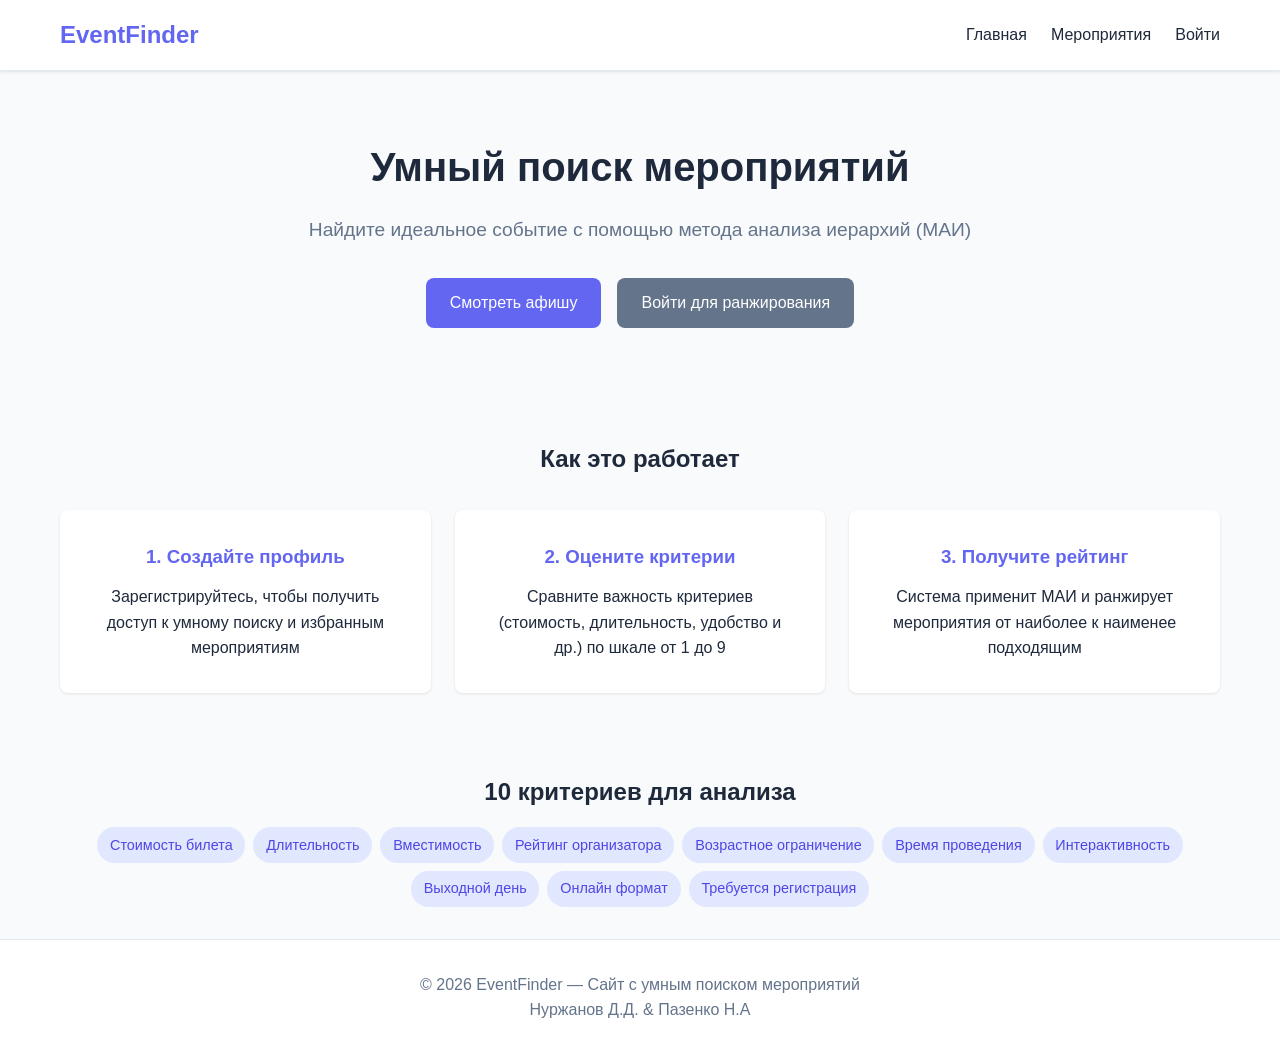
<file: backend/static/index.html>
<!DOCTYPE html>
<html lang="ru">
<head>
    <meta charset="UTF-8">
    <meta name="viewport" content="width=device-width, initial-scale=1.0">
    <title>Афиша мероприятий — Умный поиск</title>
    <link rel="stylesheet" href="css/style.css">
</head>
<body>
    <!-- Навигация -->
    <nav class="navbar">
        <div class="container">
            <a href="/" class="logo">EventFinder</a>
            <ul class="nav-links">
                <li><a href="index.html">Главная</a></li>
                <li><a href="events.html">Мероприятия</a></li>
                <li id="nav-create" style="display:none;"><a href="create-event.html">Создать</a></li>
                <li id="nav-ranking" style="display:none;"><a href="ranking.html">Ранжирование</a></li>
                <li id="nav-favorites" style="display:none;"><a href="favorites.html">Избранное</a></li>
                <li id="nav-profile" style="display:none;"><a href="profile.html">Профиль</a></li>
                <li id="nav-login"><a href="login.html">Войти</a></li>
                <li id="nav-logout" style="display:none;"><a href="#" onclick="logout()">Выйти</a></li>
            </ul>
        </div>
    </nav>

    <!-- Основной контент -->
    <main class="container">
        <section class="hero">
            <h1>Умный поиск мероприятий</h1>
            <p>Найдите идеальное событие с помощью метода анализа иерархий (МАИ)</p>
            <div class="hero-actions">
                <a href="events.html" class="btn btn-primary">Смотреть афишу</a>
                <a href="login.html" class="btn btn-secondary">Войти для ранжирования</a>
            </div>
        </section>

        <section class="features">
            <h2>Как это работает</h2>
            <div class="features-grid">
                <div class="feature-card">
                    <h3>1. Создайте профиль</h3>
                    <p>Зарегистрируйтесь, чтобы получить доступ к умному поиску и избранным мероприятиям</p>
                </div>
                <div class="feature-card">
                    <h3>2. Оцените критерии</h3>
                    <p>Сравните важность критериев (стоимость, длительность, удобство и др.) по шкале от 1 до 9</p>
                </div>
                <div class="feature-card">
                    <h3>3. Получите рейтинг</h3>
                    <p>Система применит МАИ и ранжирует мероприятия от наиболее к наименее подходящим</p>
                </div>
            </div>
        </section>

        <section class="criteria-info">
            <h2>10 критериев для анализа</h2>
            <div class="criteria-list">
                <span class="criteria-tag">Стоимость билета</span>
                <span class="criteria-tag">Длительность</span>
                <span class="criteria-tag">Вместимость</span>
                <span class="criteria-tag">Рейтинг организатора</span>
                <span class="criteria-tag">Возрастное ограничение</span>
                <span class="criteria-tag">Время проведения</span>
                <span class="criteria-tag">Интерактивность</span>
                <span class="criteria-tag">Выходной день</span>
                <span class="criteria-tag">Онлайн формат</span>
                <span class="criteria-tag">Требуется регистрация</span>
            </div>
        </section>
    </main>

    <footer>
        <div class="container">
            <p>&copy; 2026 EventFinder — Сайт с умным поиском мероприятий</p>
            <p>Нуржанов Д.Д. & Пазенко Н.А</p>
        </div>
    </footer>

    <script src="js/api.js"></script>
    <script src="js/auth.js"></script>
    <script src="js/main.js"></script>
</body>
</html>
</file>
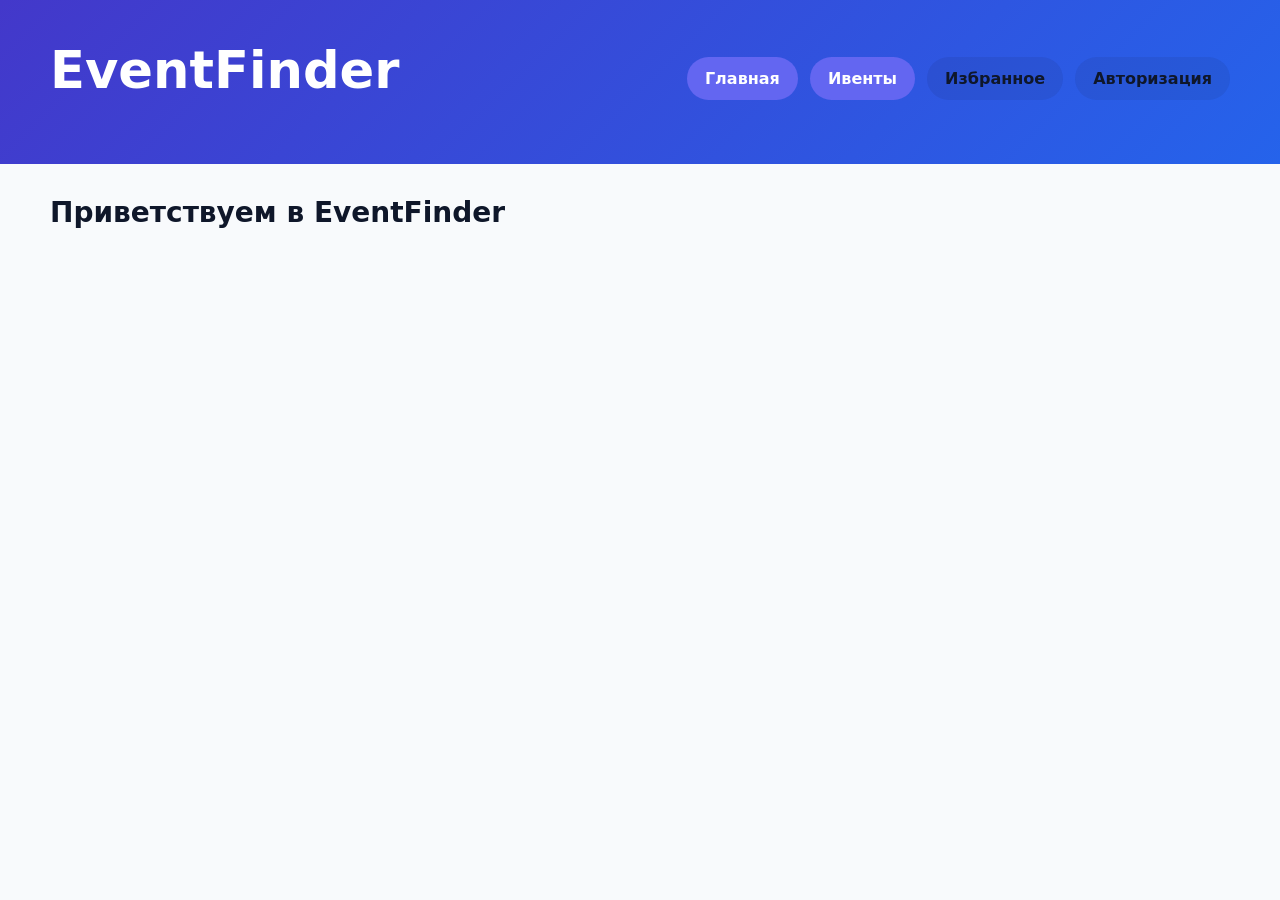
<file: review/frontend/index.html>
<!DOCTYPE html>
<html lang="ru">
<head>
    <meta charset="UTF-8">
    <meta name="viewport" content="width=device-width, initial-scale=1.0">
    <title>EventFinder</title>
    <link rel="stylesheet" href="style.css">
</head>
<body>
    <header>
        <div class="container header-inner">
            <div>
                <h1>EventFinder</h1>
            </div>
            <div class="nav-buttons">
                <a class="button" href="index.html">Главная</a>
                <a class="button" href="events.html">Ивенты</a>
                <a class="button secondary" href="favorites.html">Избранное</a>
                <a class="button secondary" href="auth.html">Авторизация</a>
            </div>
        </div>
    </header>

    <main class="container">
        <section class="section">
            <div class="section-header">
                <h2>Приветствуем в EventFinder</h2>
            </div>
        </section>
    </main>

    <script src="main.js"></script>
</body>
</html>
</file>
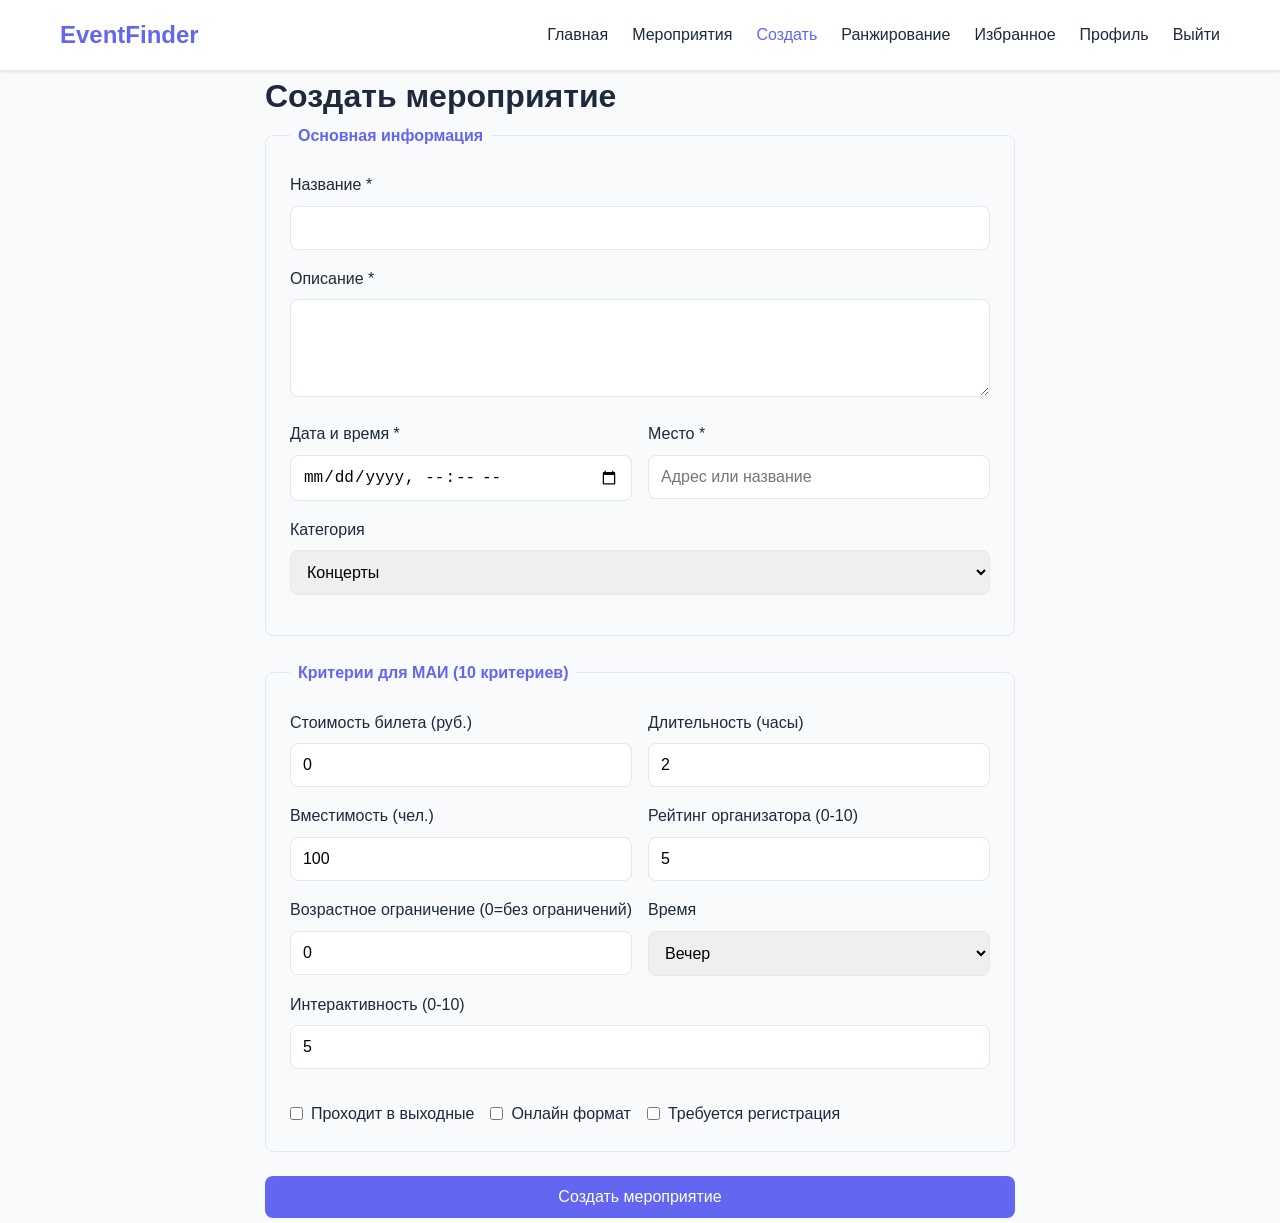
<file: backend/static/create-event.html>
<!DOCTYPE html>
<html lang="ru">
<head>
    <meta charset="UTF-8">
    <meta name="viewport" content="width=device-width, initial-scale=1.0">
    <title>Создать мероприятие — EventFinder</title>
    <link rel="stylesheet" href="css/style.css">
</head>
<body>
    <nav class="navbar">
        <div class="container">
            <a href="/" class="logo">EventFinder</a>
            <ul class="nav-links">
                <li><a href="index.html">Главная</a></li>
                <li><a href="events.html">Мероприятия</a></li>
                <li><a href="create-event.html" class="active">Создать</a></li>
                <li><a href="ranking.html">Ранжирование</a></li>
                <li><a href="favorites.html">Избранное</a></li>
                <li><a href="profile.html">Профиль</a></li>
                <li><a href="#" onclick="logout()">Выйти</a></li>
            </ul>
        </div>
    </nav>

    <main class="container">
        <h1>Создать мероприятие</h1>
        <form id="create-event-form" class="event-form">
            <input type="hidden" id="event_id" name="event_id">
            <fieldset>
                <legend>Основная информация</legend>
                <div class="form-group">
                    <label for="title">Название *</label>
                    <input type="text" id="title" name="title" required>
                </div>
                <div class="form-group">
                    <label for="description">Описание *</label>
                    <textarea id="description" name="description" rows="4" required></textarea>
                </div>
                <div class="form-row">
                    <div class="form-group">
                        <label for="date">Дата и время *</label>
                        <input type="datetime-local" id="date" name="date" required>
                    </div>
                    <div class="form-group">
                        <label for="location">Место *</label>
                        <input type="text" id="location" name="location" required placeholder="Адрес или название">
                    </div>
                </div>
                <div class="form-group">
                    <label for="category">Категория</label>
                    <select id="category" name="category">
                        <option value="concert">Концерты</option>
                        <option value="theater">Театр</option>
                        <option value="exhibition">Выставки</option>
                        <option value="conference">Конференции</option>
                        <option value="sport">Спорт</option>
                        <option value="education">Образование</option>
                        <option value="entertainment">Развлечения</option>
                    </select>
                </div>
            </fieldset>

            <fieldset>
                <legend>Критерии для МАИ (10 критериев)</legend>
                <div class="form-row">
                    <div class="form-group">
                        <label for="cost">Стоимость билета (руб.)</label>
                        <input type="number" id="cost" name="cost" value="0" min="0" step="0.01">
                    </div>
                    <div class="form-group">
                        <label for="duration">Длительность (часы)</label>
                        <input type="number" id="duration" name="duration" value="2" min="0" step="0.5">
                    </div>
                </div>
                <div class="form-row">
                    <div class="form-group">
                        <label for="capacity">Вместимость (чел.)</label>
                        <input type="number" id="capacity" name="capacity" value="100" min="0">
                    </div>
                    <div class="form-group">
                        <label for="organizer_rating">Рейтинг организатора (0-10)</label>
                        <input type="number" id="organizer_rating" name="organizer_rating" value="5" min="0" max="10" step="0.1">
                    </div>
                </div>
                <div class="form-row">
                    <div class="form-group">
                        <label for="age_restriction">Возрастное ограничение (0=без ограничений)</label>
                        <input type="number" id="age_restriction" name="age_restriction" value="0" min="0" max="18">
                    </div>
                    <div class="form-group">
                        <label for="time_of_day">Время</label>
                        <select id="time_of_day" name="time_of_day">
                            <option value="1">Утро</option>
                            <option value="2">День</option>
                            <option value="3" selected>Вечер</option>
                            <option value="4">Ночь</option>
                        </select>
                    </div>
                </div>
                <div class="form-row full-width">
                    <div class="form-group">
                        <label for="interactivity">Интерактивность (0-10)</label>
                        <input type="number" id="interactivity" name="interactivity" value="5" min="0" max="10" step="0.1">
                    </div>
                </div>
                <div class="checkbox-group">
                    <label class="checkbox-label">
                        <input type="checkbox" id="is_weekend" name="is_weekend">
                        Проходит в выходные
                    </label>
                    <label class="checkbox-label">
                        <input type="checkbox" id="is_online" name="is_online">
                        Онлайн формат
                    </label>
                    <label class="checkbox-label">
                        <input type="checkbox" id="requires_registration" name="requires_registration">
                        Требуется регистрация
                    </label>
                </div>
            </fieldset>

            <div id="form-error" class="error-message"></div>
            <div id="form-success" class="success-message"></div>
            <button type="submit" class="btn btn-primary btn-block">Создать мероприятие</button>
        </form>
    </main>

    <script src="js/api.js"></script>
    <script src="js/auth.js"></script>
    <script src="js/events.js"></script>
</body>
</html>
</file>
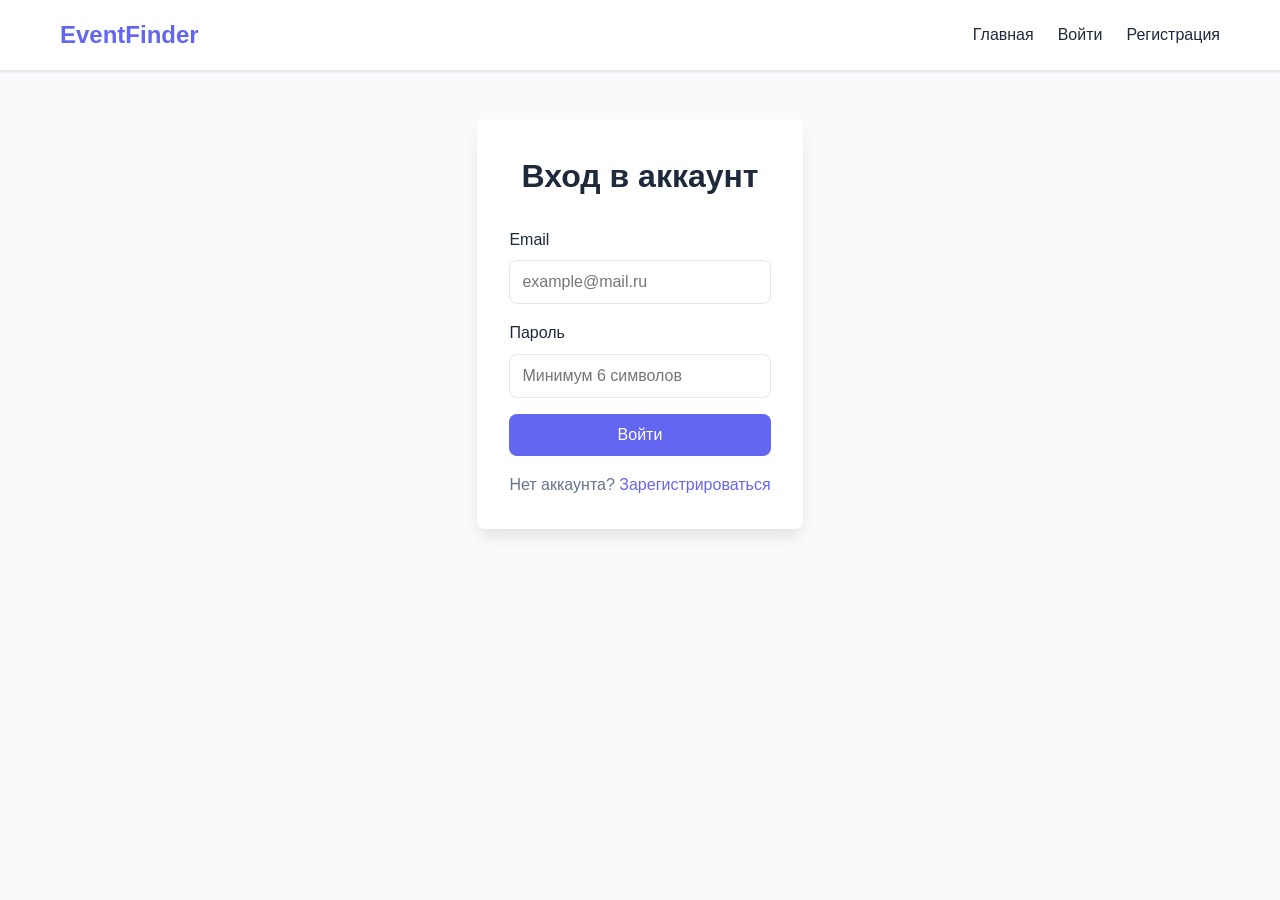
<file: backend/static/login.html>
<!DOCTYPE html>
<html lang="ru">
<head>
    <meta charset="UTF-8">
    <meta name="viewport" content="width=device-width, initial-scale=1.0">
    <title>Вход — EventFinder</title>
    <link rel="stylesheet" href="css/style.css">
</head>
<body>
    <nav class="navbar">
        <div class="container">
            <a href="/" class="logo">EventFinder</a>
            <ul class="nav-links">
                <li><a href="index.html">Главная</a></li>
                <li><a href="login.html">Войти</a></li>
                <li><a href="register.html">Регистрация</a></li>
            </ul>
        </div>
    </nav>

    <main class="container">
        <div class="auth-form">
            <h1>Вход в аккаунт</h1>
            <form id="login-form">
                <div class="form-group">
                    <label for="email">Email</label>
                    <input type="email" id="email" name="email" required placeholder="example@mail.ru">
                </div>
                <div class="form-group">
                    <label for="password">Пароль</label>
                    <input type="password" id="password" name="password" required placeholder="Минимум 6 символов">
                </div>
                <div id="error-message" class="error-message"></div>
                <button type="submit" class="btn btn-primary btn-block">Войти</button>
            </form>
            <p class="auth-link">Нет аккаунта? <a href="register.html">Зарегистрироваться</a></p>
        </div>
    </main>

    <script src="js/api.js"></script>
    <script src="js/auth.js"></script>
</body>
</html>
</file>
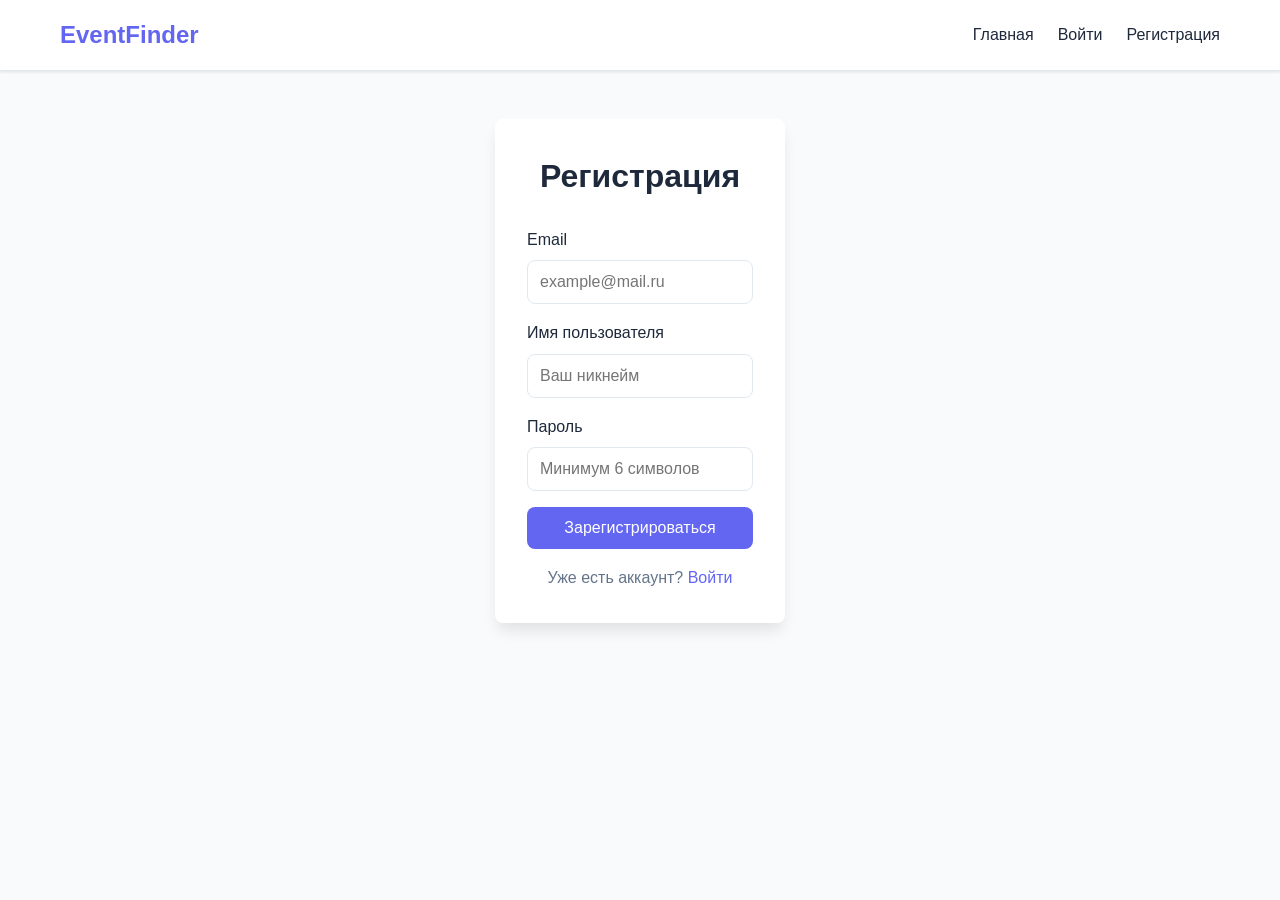
<file: backend/static/register.html>
<!DOCTYPE html>
<html lang="ru">
<head>
    <meta charset="UTF-8">
    <meta name="viewport" content="width=device-width, initial-scale=1.0">
    <title>Регистрация — EventFinder</title>
    <link rel="stylesheet" href="css/style.css">
</head>
<body>
    <nav class="navbar">
        <div class="container">
            <a href="/" class="logo">EventFinder</a>
            <ul class="nav-links">
                <li><a href="index.html">Главная</a></li>
                <li><a href="login.html">Войти</a></li>
                <li><a href="register.html">Регистрация</a></li>
            </ul>
        </div>
    </nav>

    <main class="container">
        <div class="auth-form">
            <h1>Регистрация</h1>
            <form id="register-form">
                <div class="form-group">
                    <label for="email">Email</label>
                    <input type="email" id="email" name="email" required placeholder="example@mail.ru">
                </div>
                <div class="form-group">
                    <label for="username">Имя пользователя</label>
                    <input type="text" id="username" name="username" required placeholder="Ваш никнейм">
                </div>
                <div class="form-group">
                    <label for="password">Пароль</label>
                    <input type="password" id="password" name="password" required placeholder="Минимум 6 символов">
                </div>
                <div id="error-message" class="error-message"></div>
                <button type="submit" class="btn btn-primary btn-block">Зарегистрироваться</button>
            </form>
            <p class="auth-link">Уже есть аккаунт? <a href="login.html">Войти</a></p>
        </div>
    </main>

    <script src="js/api.js"></script>
    <script src="js/auth.js"></script>
</body>
</html>
</file>
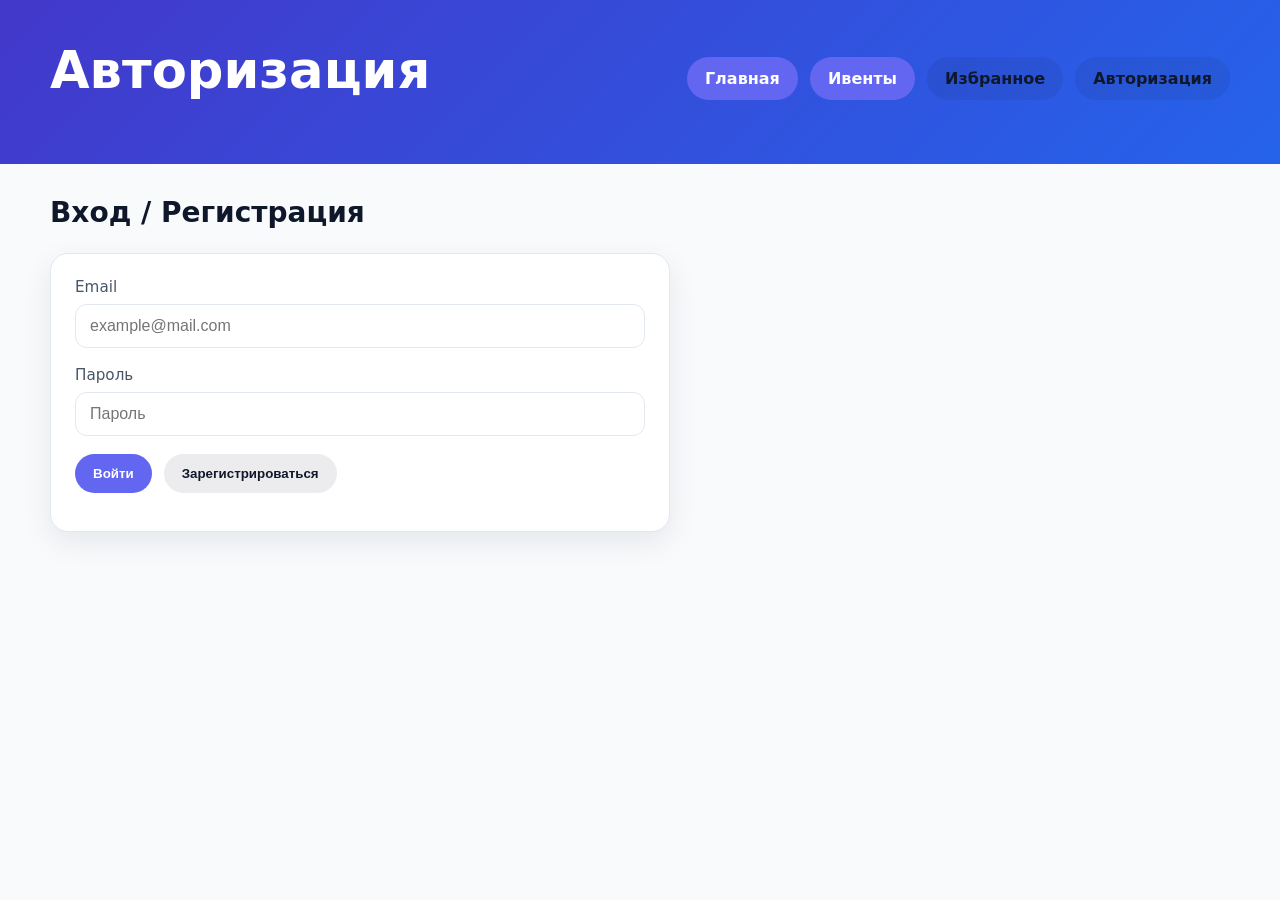
<file: review/frontend/auth.html>
<!DOCTYPE html>
<html lang="ru">
<head>
    <meta charset="UTF-8">
    <meta name="viewport" content="width=device-width, initial-scale=1.0">
    <title>EventFinder</title>
    <link rel="stylesheet" href="style.css">
</head>
<body>
    <header>
        <div class="container header-inner">
            <div>
                <h1>Авторизация</h1>
            </div>
            <div class="nav-buttons">
                <a class="button" href="index.html">Главная</a>
                <a class="button" href="events.html">Ивенты</a>
                <a class="button secondary" href="favorites.html">Избранное</a>
                <a class="button secondary" href="auth.html">Авторизация</a>
            </div>
        </div>
    </header>

    <main class="container">
        <section class="section" id="auth-section">
            <div class="section-header">
                <h2>Вход / Регистрация</h2>
            </div>
            <div class="auth-card">
                <div class="auth-row">
                    <label for="auth-email">Email</label>
                    <input id="auth-email" type="email" placeholder="example@mail.com">
                </div>
                <div class="auth-row">
                    <label for="auth-password">Пароль</label>
                    <input id="auth-password" type="password" placeholder="Пароль">
                </div>
                <div class="auth-actions">
                    <button class="button" id="auth-login">Войти</button>
                    <button class="button secondary" id="auth-register">Зарегистрироваться</button>
                </div>
            </div>
        </section>
    </main>

    <script src="main.js"></script>
</body>
</html>
</file>
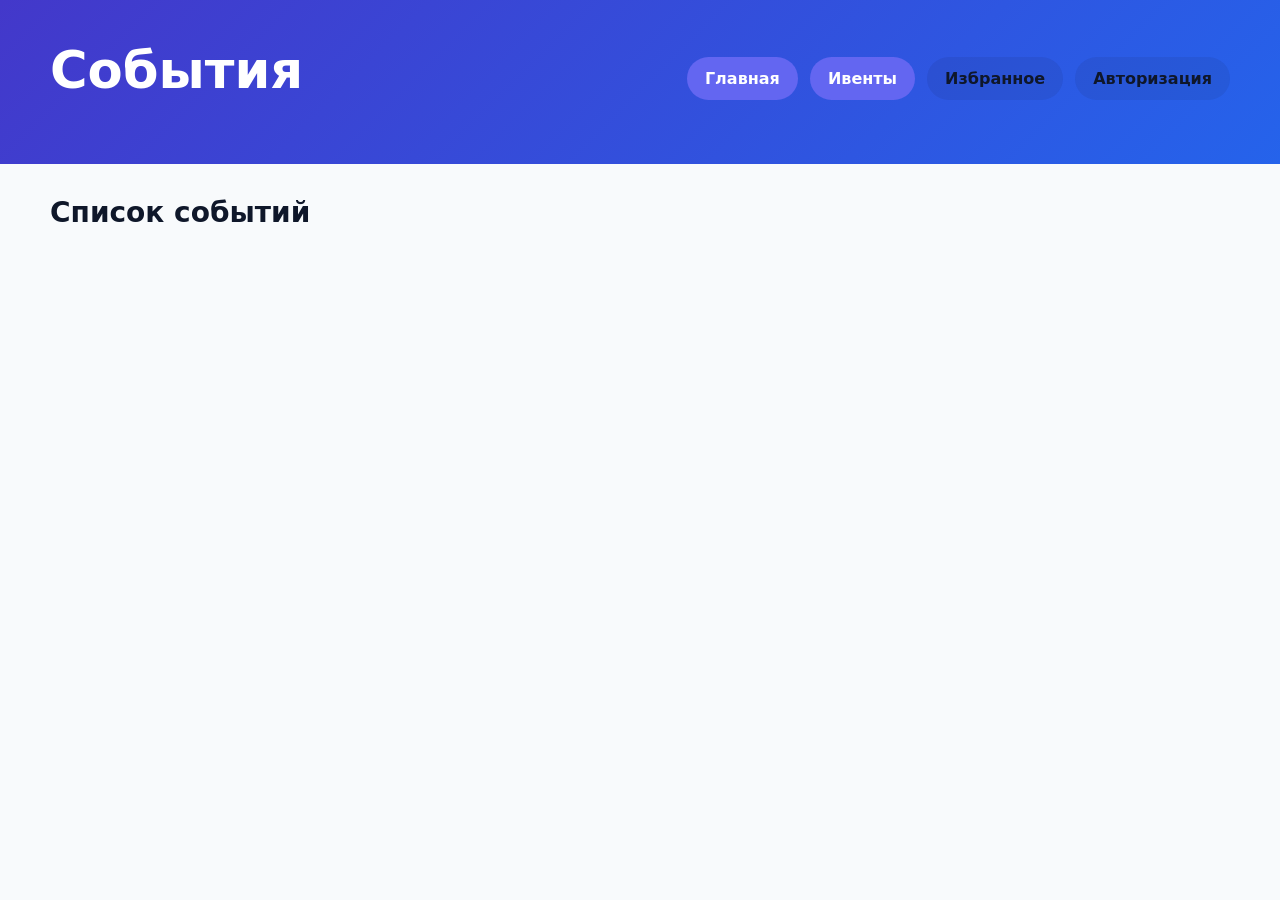
<file: review/frontend/events.html>
<!DOCTYPE html>
<html lang="ru">
<head>
    <meta charset="UTF-8">
    <meta name="viewport" content="width=device-width, initial-scale=1.0">
    <title>EventFinder - Ивенты</title>
    <link rel="stylesheet" href="style.css">
</head>
<body>
    <header>
        <div class="container header-inner">
            <div>
                <h1>События</h1>
            </div>
            <div class="nav-buttons">
                <a class="button" href="index.html">Главная</a>
                <a class="button" href="events.html">Ивенты</a>
                <a class="button secondary" href="favorites.html">Избранное</a>
                <a class="button secondary" href="auth.html">Авторизация</a>
            </div>
        </div>
    </header>

    <main class="container">
        <section class="section" id="events-section">
            <div class="section-header">
                <h2>Список событий</h2>
            </div>
            <div id="events" class="cards"></div>
        </section>
    </main>

    <script src="main.js"></script>
</body>
</html>
</file>
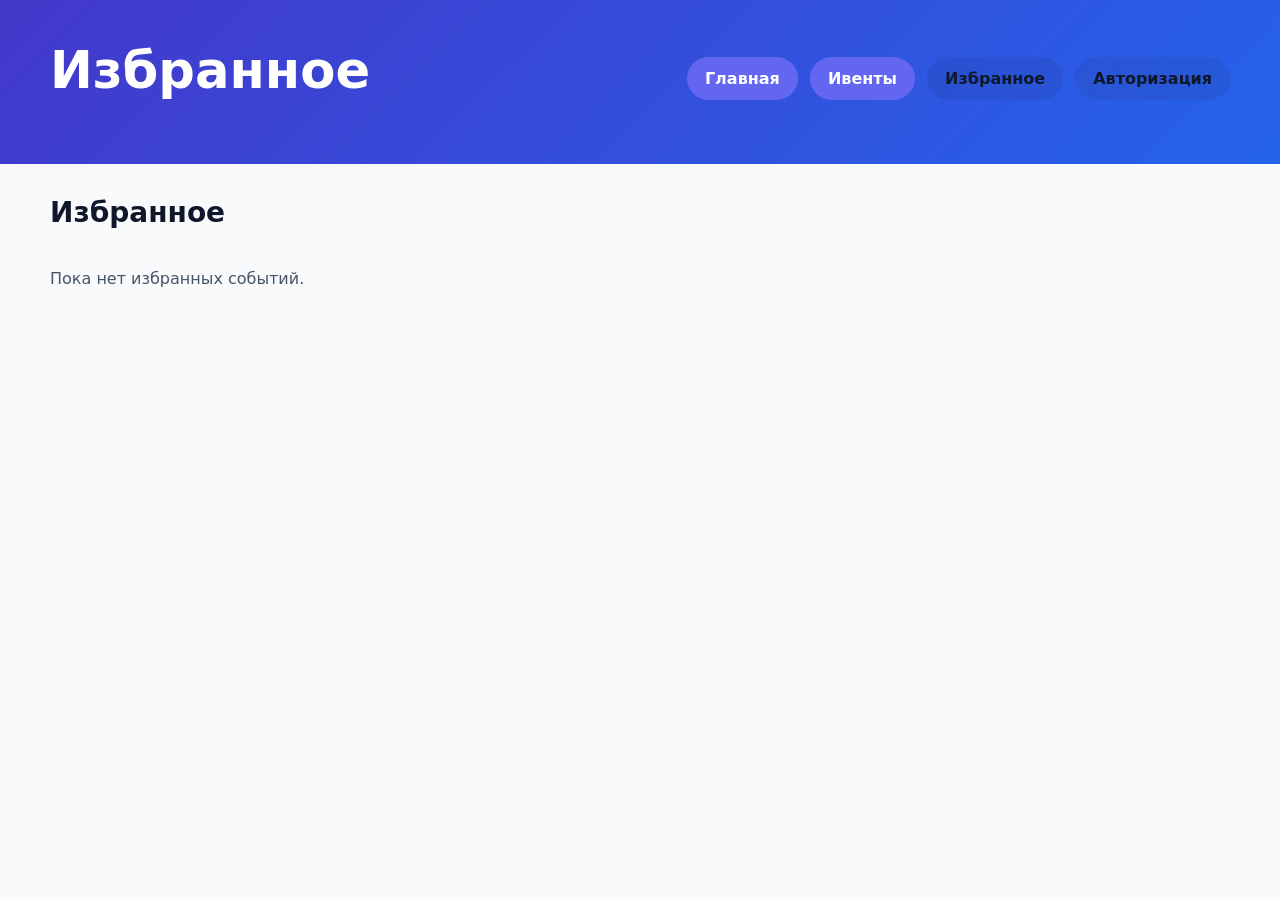
<file: review/frontend/favorites.html>
<!DOCTYPE html>
<html lang="ru">
<head>
    <meta charset="UTF-8">
    <meta name="viewport" content="width=device-width, initial-scale=1.0">
    <title>EventFinder - Избранное</title>
    <link rel="stylesheet" href="style.css">
</head>
<body>
    <header>
        <div class="container header-inner">
            <div>
                <h1>Избранное</h1>
            </div>
            <div class="nav-buttons">
                <a class="button" href="index.html">Главная</a>
                <a class="button" href="events.html">Ивенты</a>
                <a class="button secondary" href="favorites.html">Избранное</a>
                <a class="button secondary" href="auth.html">Авторизация</a>
            </div>
        </div>
    </header>

    <main class="container">
        <section class="section" id="favorites-section">
            <div class="section-header">
                <h2>Избранное</h2>
            </div>
            <div id="favorites" class="cards"></div>
            <div id="favorites-empty" class="empty">Пока нет избранных событий.</div>
        </section>
    </main>

    <script src="main.js"></script>
</body>
</html>
</file>
<file: backend/static/css/style.css>
/* ===== Сброс и базовые стили ===== */
* {
    margin: 0;
    padding: 0;
    box-sizing: border-box;
}

:root {
    --primary: #6366f1;
    --primary-dark: #4f46e5;
    --secondary: #64748b;
    --success: #22c55e;
    --error: #ef4444;
    --bg: #f8fafc;
    --card-bg: #ffffff;
    --text: #1e293b;
    --text-light: #64748b;
    --border: #e2e8f0;
    --shadow: 0 1px 3px rgba(0, 0, 0, 0.1);
    --shadow-lg: 0 10px 15px -3px rgba(0, 0, 0, 0.1);
    --radius: 8px;
}

body {
    font-family: -apple-system, BlinkMacSystemFont, 'Segoe UI', Roboto, Oxygen, Ubuntu, sans-serif;
    background-color: var(--bg);
    color: var(--text);
    line-height: 1.6;
    min-height: 100vh;
    display: flex;
    flex-direction: column;
}

.container {
    max-width: 1200px;
    margin: 0 auto;
    padding: 0 20px;
}

/* ===== Навигация ===== */
.navbar {
    background: var(--card-bg);
    border-bottom: 1px solid var(--border);
    padding: 1rem 0;
    box-shadow: var(--shadow);
}

.navbar .container {
    display: flex;
    justify-content: space-between;
    align-items: center;
}

.logo {
    font-size: 1.5rem;
    font-weight: bold;
    color: var(--primary);
    text-decoration: none;
}

.nav-links {
    display: flex;
    list-style: none;
    gap: 1.5rem;
}

.nav-links a {
    color: var(--text);
    text-decoration: none;
    font-weight: 500;
    transition: color 0.2s;
}

.nav-links a:hover,
.nav-links a.active {
    color: var(--primary);
}

/* ===== Кнопки ===== */
.btn {
    display: inline-block;
    padding: 0.75rem 1.5rem;
    border: none;
    border-radius: var(--radius);
    font-size: 1rem;
    font-weight: 500;
    cursor: pointer;
    text-decoration: none;
    transition: all 0.2s;
}

.btn-primary {
    background: var(--primary);
    color: white;
}

.btn-primary:hover {
    background: var(--primary-dark);
}

.btn-secondary {
    background: var(--secondary);
    color: white;
}

.btn-secondary:hover {
    background: #475569;
}

.btn-text {
    background: transparent;
    color: var(--text-light);
}

.btn-block {
    display: block;
    width: 100%;
    text-align: center;
}

/* ===== Hero секция ===== */
.hero {
    text-align: center;
    padding: 4rem 0;
}

.hero h1 {
    font-size: 2.5rem;
    margin-bottom: 1rem;
    color: var(--text);
}

.hero p {
    font-size: 1.2rem;
    color: var(--text-light);
    margin-bottom: 2rem;
}

.hero-actions {
    display: flex;
    gap: 1rem;
    justify-content: center;
    flex-wrap: wrap;
}

/* ===== Features ===== */
.features {
    padding: 3rem 0;
}

.features h2 {
    text-align: center;
    margin-bottom: 2rem;
}

.features-grid {
    display: grid;
    grid-template-columns: repeat(auto-fit, minmax(280px, 1fr));
    gap: 1.5rem;
}

.feature-card {
    background: var(--card-bg);
    padding: 2rem;
    border-radius: var(--radius);
    box-shadow: var(--shadow);
    text-align: center;
}

.feature-card h3 {
    margin-bottom: 0.75rem;
    color: var(--primary);
}

/* ===== Критерии теги ===== */
.criteria-info {
    padding: 2rem 0;
    text-align: center;
}

.criteria-list {
    display: flex;
    flex-wrap: wrap;
    gap: 0.5rem;
    justify-content: center;
    margin-top: 1rem;
}

.criteria-tag {
    background: #e0e7ff;
    color: var(--primary-dark);
    padding: 0.4rem 0.8rem;
    border-radius: 20px;
    font-size: 0.9rem;
}

/* ===== Формы ===== */
.auth-form {
    max-width: 400px;
    margin: 3rem auto;
    background: var(--card-bg);
    padding: 2rem;
    border-radius: var(--radius);
    box-shadow: var(--shadow-lg);
}

.auth-form h1 {
    text-align: center;
    margin-bottom: 1.5rem;
}

.form-group {
    margin-bottom: 1rem;
}

.form-group label {
    display: block;
    margin-bottom: 0.5rem;
    font-weight: 500;
    color: var(--text);
}

.form-group input,
.form-group select,
.form-group textarea {
    width: 100%;
    padding: 0.75rem;
    border: 1px solid var(--border);
    border-radius: var(--radius);
    font-size: 1rem;
}

.form-group input:focus,
.form-group select:focus,
.form-group textarea:focus {
    outline: none;
    border-color: var(--primary);
    box-shadow: 0 0 0 3px rgba(99, 102, 241, 0.1);
}

.form-row {
    display: grid;
    grid-template-columns: repeat(2, minmax(200px, 1fr));
    gap: 1rem;
}

.form-row.full-width {
    grid-template-columns: 1fr;
}

.form-group.placeholder {
    visibility: hidden;
    min-height: 0;
    margin: 0;
    padding: 0;
    border: none;
}

.checkbox-group {
    display: flex;
    flex-wrap: wrap;
    gap: 1rem;
    margin-top: 1rem;
}

.checkbox-label {
    display: flex;
    align-items: center;
    gap: 0.5rem;
    cursor: pointer;
}

.auth-link {
    text-align: center;
    margin-top: 1rem;
    color: var(--text-light);
}

.auth-link a {
    color: var(--primary);
    text-decoration: none;
}

.auth-link a:hover {
    text-decoration: underline;
}

/* ===== Сообщения ===== */
.error-message {
    color: var(--error);
    background: #fef2f2;
    padding: 0.75rem;
    border-radius: var(--radius);
    margin-bottom: 1rem;
    display: none;
}

.error-message:not(:empty) {
    display: block;
}

.success-message {
    color: var(--success);
    background: #f0fdf4;
    padding: 0.75rem;
    border-radius: var(--radius);
    margin-bottom: 1rem;
    display: none;
}

.success-message:not(:empty) {
    display: block;
}

/* ===== Карточки мероприятий ===== */
.events-grid {
    display: grid;
    grid-template-columns: repeat(auto-fill, minmax(320px, 1fr));
    gap: 1.5rem;
    margin: 2rem 0;
}

.event-card {
    background: var(--card-bg);
    border-radius: var(--radius);
    padding: 1.5rem;
    box-shadow: var(--shadow);
    transition: box-shadow 0.2s;
}

.event-card:hover {
    box-shadow: var(--shadow-lg);
}

.event-card h3 {
    margin-bottom: 0.5rem;
    color: var(--text);
}

.event-card .event-meta {
    color: var(--text-light);
    font-size: 0.9rem;
    margin-bottom: 0.75rem;
}

.event-card .event-description {
    color: var(--text-light);
    margin-bottom: 1rem;
    line-height: 1.5;
}

.event-card .event-criteria {
    display: flex;
    flex-wrap: wrap;
    gap: 0.4rem;
    margin-bottom: 1rem;
}

.event-card .event-actions {
    display: flex;
    gap: 0.5rem;
}

.btn-small {
    padding: 0.4rem 0.8rem;
    font-size: 0.9rem;
}

/* ===== Ранг ===== */
.ranked-item {
    background: var(--card-bg);
    border-radius: var(--radius);
    padding: 1.5rem;
    margin-bottom: 1rem;
    box-shadow: var(--shadow);
    display: flex;
    gap: 1.5rem;
    align-items: flex-start;
}

.ranked-item .rank-badge {
    background: var(--primary);
    color: white;
    width: 40px;
    height: 40px;
    border-radius: 50%;
    display: flex;
    align-items: center;
    justify-content: center;
    font-weight: bold;
    font-size: 1.2rem;
    flex-shrink: 0;
}

.ranked-item:nth-child(1) .rank-badge {
    background: #fbbf24;
}

.ranked-item:nth-child(2) .rank-badge {
    background: #94a3b8;
}

.ranked-item:nth-child(3) .rank-badge {
    background: #b45309;
}

.ranked-item .rank-content {
    flex: 1;
}

.ranked-item .rank-score {
    color: var(--primary);
    font-weight: bold;
}

/* ===== Матрица ===== */
.matrix-container {
    overflow-x: auto;
    margin: 1.5rem 0;
}

.matrix-table {
    width: 100%;
    border-collapse: collapse;
    min-width: 800px;
}

.matrix-table th,
.matrix-table td {
    padding: 0.5rem;
    border: 1px solid var(--border);
    text-align: center;
}

.matrix-table th {
    background: var(--primary);
    color: white;
    font-size: 0.8rem;
}

.matrix-table input {
    width: 60px;
    padding: 0.4rem;
    border: 1px solid var(--border);
    border-radius: 4px;
    text-align: center;
}

.matrix-actions {
    display: flex;
    gap: 1rem;
    margin: 1rem 0;
}

/* ===== Веса ===== */
.weights-list {
    display: grid;
    grid-template-columns: repeat(auto-fill, minmax(250px, 1fr));
    gap: 0.75rem;
    margin: 1rem 0;
}

.weight-item {
    display: flex;
    justify-content: space-between;
    align-items: center;
    padding: 0.75rem;
    background: var(--card-bg);
    border-radius: var(--radius);
    box-shadow: var(--shadow);
}

.weight-item .weight-bar {
    height: 8px;
    background: var(--primary);
    border-radius: 4px;
    transition: width 0.3s;
}

/* ===== Фильтры ===== */
.filters {
    display: flex;
    flex-wrap: wrap;
    gap: 1rem;
    align-items: flex-end;
    padding: 1.5rem;
    background: var(--card-bg);
    border-radius: var(--radius);
    box-shadow: var(--shadow);
    margin: 2rem 0;
}

.filter-group {
    display: flex;
    flex-direction: column;
    gap: 0.3rem;
}

.filter-group label {
    font-size: 0.9rem;
    color: var(--text-light);
}

.filter-group input,
.filter-group select {
    padding: 0.5rem;
    border: 1px solid var(--border);
    border-radius: var(--radius);
}

/* ===== Профиль ===== */
.profile-card {
    background: var(--card-bg);
    border-radius: var(--radius);
    padding: 2rem;
    box-shadow: var(--shadow-lg);
    margin: 2rem 0;
}

.profile-header {
    display: flex;
    align-items: center;
    gap: 1.5rem;
    margin-bottom: 2rem;
}

.profile-avatar {
    width: 80px;
    height: 80px;
    background: var(--primary);
    border-radius: 50%;
    display: flex;
    align-items: center;
    justify-content: center;
    font-size: 2.5rem;
}

.profile-stats {
    display: grid;
    grid-template-columns: repeat(3, 1fr);
    gap: 1rem;
    text-align: center;
}

.stat-number {
    display: block;
    font-size: 2rem;
    font-weight: bold;
    color: var(--primary);
}

.stat-label {
    display: block;
    color: var(--text-light);
    font-size: 0.9rem;
}

/* ===== Состояния ===== */
.loading {
    text-align: center;
    padding: 2rem;
    color: var(--text-light);
}

.empty-state {
    text-align: center;
    padding: 3rem;
}

.empty-state p {
    margin-bottom: 1rem;
    color: var(--text-light);
}

.info-box {
    background: #eff6ff;
    border: 1px solid #bfdbfe;
    border-radius: var(--radius);
    padding: 1.5rem;
    margin: 1.5rem 0;
}

.info-box h3 {
    color: #1e40af;
    margin-bottom: 0.75rem;
}

.info-box ul {
    margin-left: 1.5rem;
}

.info-box li {
    margin-bottom: 0.3rem;
}

/* ===== Форма мероприятий ===== */
.event-form fieldset {
    border: 1px solid var(--border);
    border-radius: var(--radius);
    padding: 1.5rem;
    margin-bottom: 1.5rem;
}

.event-form legend {
    font-weight: bold;
    color: var(--primary);
    padding: 0 0.5rem;
}

/* ===== Footer ===== */
footer {
    margin-top: auto;
    padding: 2rem 0;
    background: var(--card-bg);
    border-top: 1px solid var(--border);
    text-align: center;
    color: var(--text-light);
}

/* ===== Адаптивность ===== */
@media (max-width: 768px) {
    .navbar .container {
        flex-direction: column;
        gap: 1rem;
    }

    .nav-links {
        flex-wrap: wrap;
        justify-content: center;
    }

    .hero h1 {
        font-size: 1.8rem;
    }

    .features-grid {
        grid-template-columns: 1fr;
    }

    .events-grid {
        grid-template-columns: 1fr;
    }

    .profile-stats {
        grid-template-columns: 1fr;
    }

    .filters {
        flex-direction: column;
    }
}
</file>
<file: review/frontend/style.css>
* {
    margin: 0;
    padding: 0;
    box-sizing: border-box;
}

:root {
    --bg: #f8fafc;
    --surface: #ffffff;
    --surface-strong: #f1f5f9;
    --text: #0f172a;
    --text-muted: #475569;
    --primary: #6366f1;
    --primary-dark: #4f46e5;
    --border: #e2e8f0;
    --shadow: 0 10px 30px rgba(15, 23, 42, 0.08);
    --radius: 18px;
}

body {
    font-family: Inter, system-ui, -apple-system, BlinkMacSystemFont, 'Segoe UI', sans-serif;
    background: var(--bg);
    color: var(--text);
    min-height: 100vh;
}

.container {
    width: min(1180px, calc(100% - 32px));
    margin: 0 auto;
}

header {
    background: linear-gradient(135deg, #4338ca, #2563eb);
    color: white;
    padding: 40px 0 48px;
}

.header-inner {
    display: flex;
    justify-content: space-between;
    align-items: center;
    gap: 24px;
    flex-wrap: wrap;
}

.eyebrow {
    text-transform: uppercase;
    letter-spacing: 0.15em;
    color: rgba(255,255,255,0.8);
    font-size: 0.8rem;
    margin-bottom: 16px;
}

header h1 {
    font-size: clamp(2.4rem, 4vw, 3.5rem);
    margin-bottom: 16px;
}

.subtitle {
    max-width: 640px;
    line-height: 1.75;
    color: rgba(255,255,255,0.85);
}

.nav-buttons {
    display: flex;
    flex-wrap: wrap;
    gap: 12px;
}

main {
    padding: 32px 0 60px;
}

.section {
    margin-bottom: 40px;
}

.section-header {
    display: flex;
    align-items: flex-start;
    justify-content: space-between;
    gap: 16px;
    margin-bottom: 24px;
}

.section-header h2 {
    font-size: 1.75rem;
    color: #0f172a;
}

.auth-card {
    background: var(--surface);
    border: 1px solid var(--border);
    border-radius: var(--radius);
    padding: 24px;
    max-width: 620px;
    box-shadow: var(--shadow);
    margin-bottom: 32px;
}

.auth-row {
    display: flex;
    flex-direction: column;
    gap: 8px;
    margin-bottom: 18px;
}

.auth-row label {
    color: var(--text-muted);
    font-size: 0.95rem;
}

.auth-row input {
    border: 1px solid var(--border);
    border-radius: 12px;
    padding: 12px 14px;
    font-size: 1rem;
    color: var(--text);
    background: #fff;
}

.auth-actions {
    display: flex;
    flex-wrap: wrap;
    gap: 12px;
    margin-bottom: 14px;
}

.hint {
    color: var(--text-muted);
    font-size: 0.95rem;
}

.section-header p {
    color: var(--text-muted);
    max-width: 620px;
    line-height: 1.7;
}

.cards {
    display: grid;
    grid-template-columns: repeat(auto-fit, minmax(260px, 1fr));
    gap: 20px;
}

.card {
    background: var(--surface);
    border: 1px solid var(--border);
    border-radius: var(--radius);
    box-shadow: var(--shadow);
    padding: 24px;
}

.feature-grid {
    display: grid;
    grid-template-columns: repeat(auto-fit, minmax(250px, 1fr));
    gap: 20px;
    margin-top: 24px;
}

.feature-card {
    background: var(--surface);
    border: 1px solid var(--border);
    border-radius: var(--radius);
    padding: 24px;
    box-shadow: var(--shadow);
    display: flex;
    flex-direction: column;
    justify-content: space-between;
}

.feature-card h3 {
    margin-bottom: 12px;
}

.card h3 {
    margin-bottom: 12px;
    font-size: 1.15rem;
}

.card p {
    margin-bottom: 16px;
    color: var(--text-muted);
    line-height: 1.75;
}

.meta {
    display: block;
    margin-bottom: 18px;
    color: var(--text-muted);
    font-size: 0.95rem;
}

.button {
    display: inline-flex;
    align-items: center;
    justify-content: center;
    gap: 8px;
    padding: 12px 18px;
    border-radius: 999px;
    border: none;
    background: var(--primary);
    color: white;
    text-decoration: none;
    cursor: pointer;
    font-weight: 600;
    transition: transform 0.2s ease, background 0.2s ease;
}

.button:hover {
    background: var(--primary-dark);
    transform: translateY(-1px);
}

.button.secondary {
    background: rgba(15, 23, 42, 0.08);
    color: var(--text);
}

.button.secondary:hover {
    background: rgba(15, 23, 42, 0.12);
}

.empty {
    margin-top: 16px;
    color: var(--text-muted);
    font-size: 1rem;
}

@media (max-width: 720px) {
    .section-header {
        flex-direction: column;
        align-items: flex-start;
    }

    header {
        padding-bottom: 36px;
    }
}
</file>
